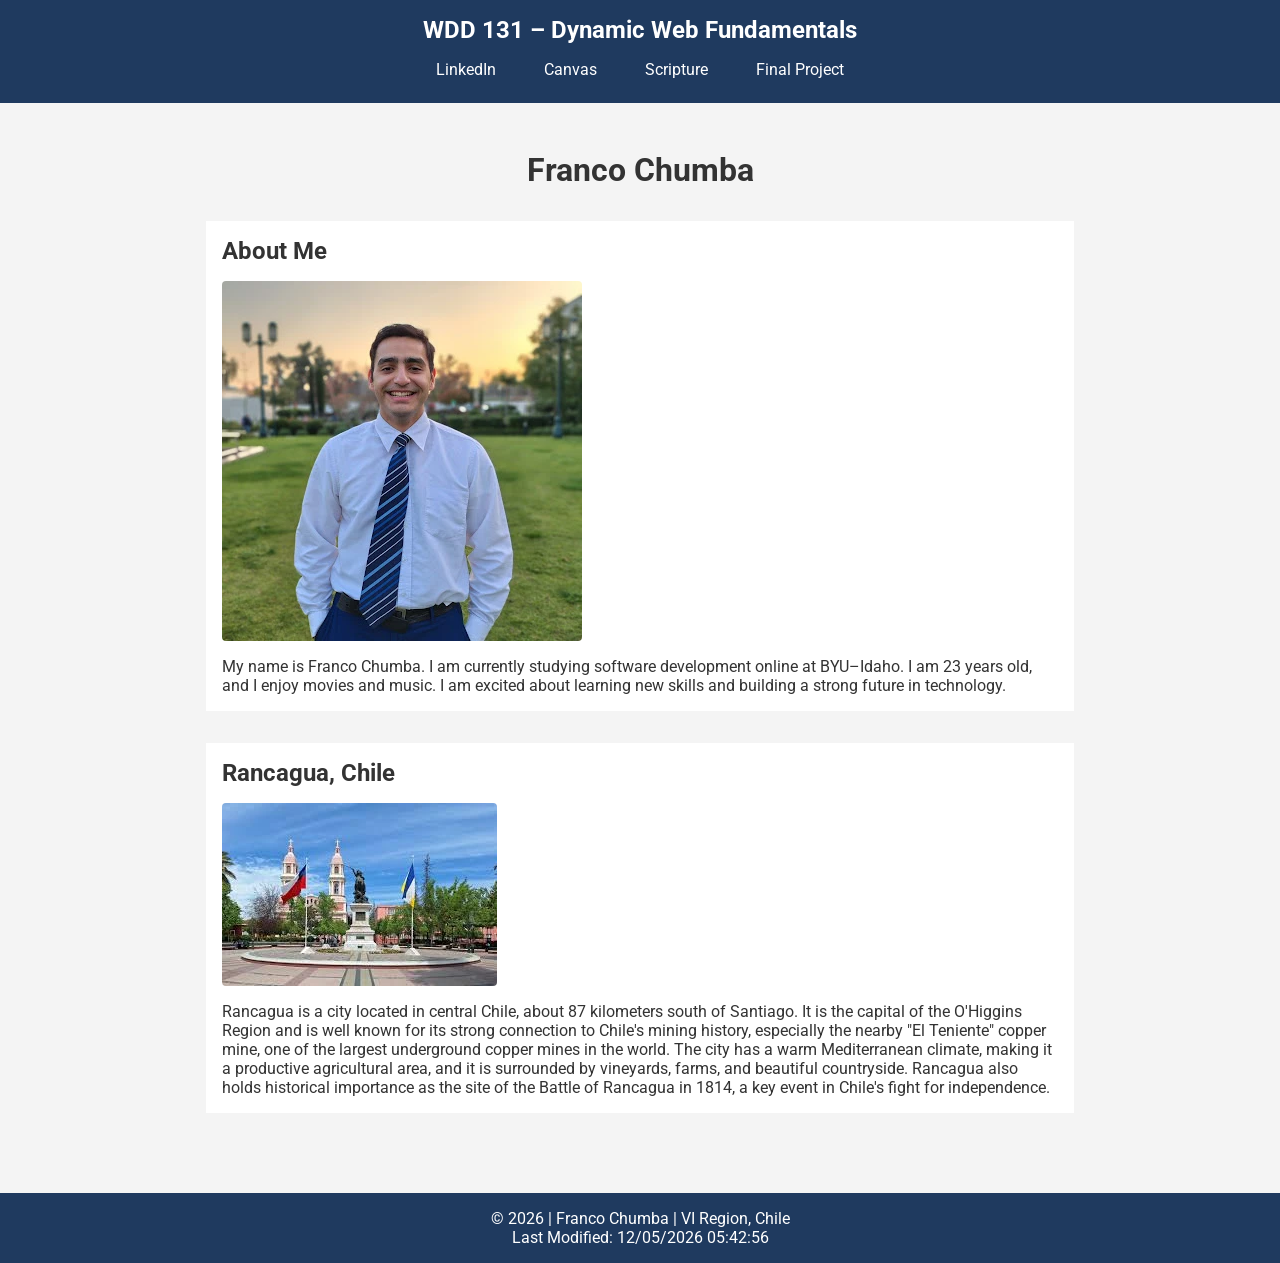
<file: index.html>
<!DOCTYPE html>
<html lang="en">
<head>
    <meta charset="UTF-8">
    <meta name="viewport" content="width=device-width, initial-scale=1.0">
    <meta name="description" content="WDD 131 – Dynamic Web Fundamentals. Franco Chumba. Course landing page demonstrating HTML, CSS, and JavaScript fundamentals.">
    <meta name="author" content="Franco Chumba">
    <title>WDD 131 – Dynamic Web Fundamentals – Franco Chumba</title>
    <link rel="preconnect" href="https://fonts.googleapis.com">
    <link rel="preconnect" href="https://fonts.gstatic.com" crossorigin>
    <link href="https://fonts.googleapis.com/css2?family=Roboto:wght@400;700&display=swap" rel="stylesheet">
    <link rel="stylesheet" href="styles/base.css">
    <script src="scripts/getdates.js" defer></script>
</head>
<body>
    <header>
        <span id="course-title">WDD 131 – Dynamic Web Fundamentals</span>
        <nav>
            <a href="https://www.linkedin.com/in/francochumba">LinkedIn</a>
            <a href="https://byupw.instructure.com/">Canvas</a>
            <a href="https://www.churchofjesuschrist.org/study/scriptures/bofm/2-ne/2?lang=eng">Scripture</a>
            <a href="#">Final Project</a>
        </nav>
    </header>
    <main>
        <h1>Franco Chumba</h1>
        <section class="card">
            <h2>About Me</h2>
            <img src="images/profile.webp" alt="Photo of me">
            <p>
                My name is Franco Chumba. I am currently studying software development online at BYU–Idaho. I am 23 years old, and I enjoy movies and music. I am excited about learning new skills and building a strong future in technology.
            </p>
        </section>
        <section class="card">
            <h2>Rancagua, Chile</h2>
            <img src="images/rancagua.webp" alt="Photo of the city Rancagua">
            <p>
                Rancagua is a city located in central Chile, about 87 kilometers south of Santiago. It is the capital of the O'Higgins Region and is well known for its strong connection to Chile's mining history, especially the nearby "El Teniente" copper mine, one of the largest underground copper mines in the world. The city has a warm Mediterranean climate, making it a productive agricultural area, and it is surrounded by vineyards, farms, and beautiful countryside. Rancagua also holds historical importance as the site of the Battle of Rancagua in 1814, a key event in Chile's fight for independence.
            </p>
        </section>
    </main>
    <footer>
        <p>
            &copy; <span id="currentyear"></span> | Franco Chumba | VI Region, Chile
        </p>
        <p id="lastModified"></p>
    </footer>
</body>
</html>
</file>
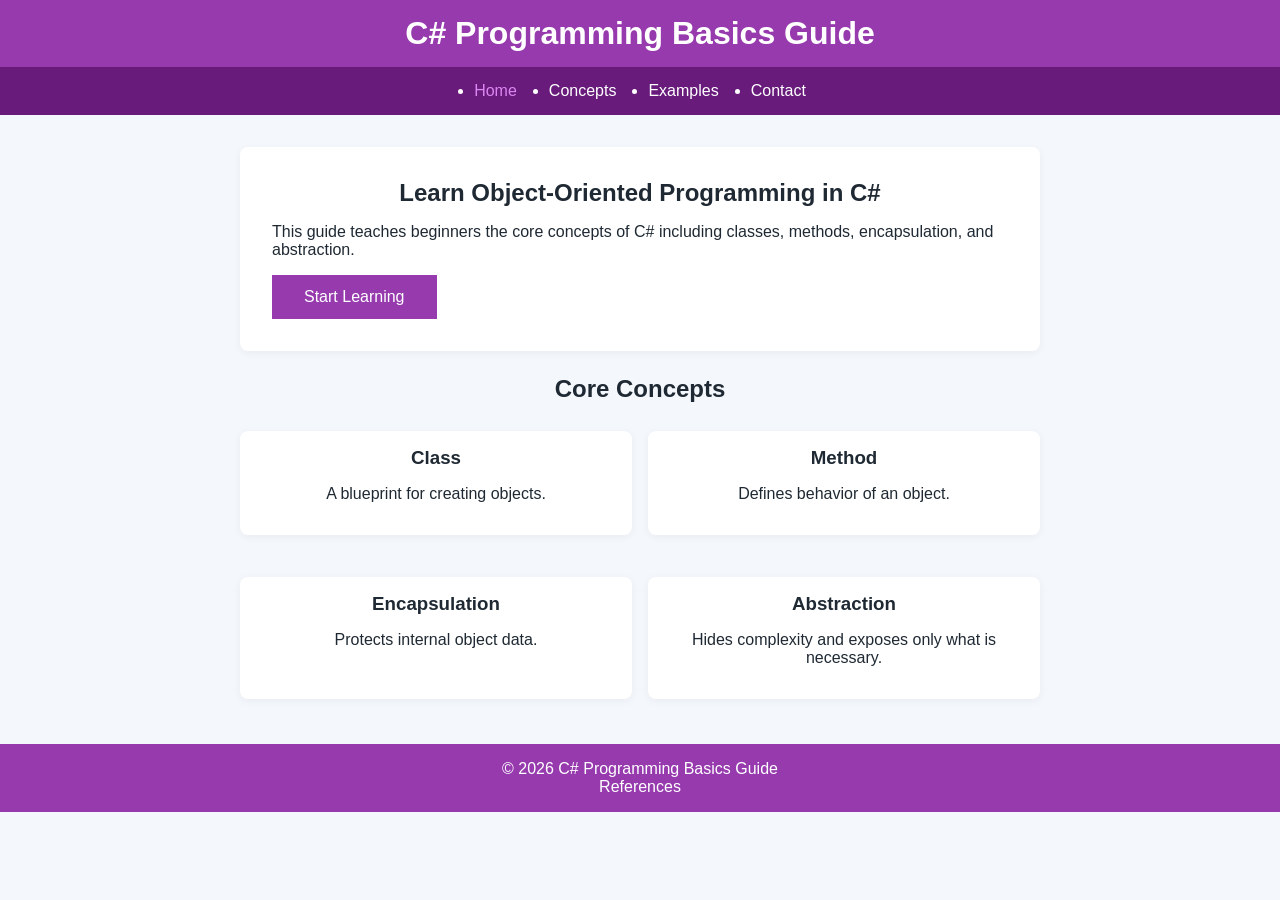
<file: project/index.html>
<!DOCTYPE html>
<html lang="en">
<head>
    <meta charset="UTF-8">
    <meta name="description" content="Learn C# programming basics including classes, methods, and encapsulation. Beginner-friendly guide.">
    <meta name="viewport" content="width=device-width, initial-scale=1.0">
    <meta name="author" content="Franco Chumba">    
    <title>C# Programming Basics Guide</title>
    <link rel="stylesheet" href="styles/main.css">
    <script src="scripts/main.js" defer></script>
</head>
<body>
    <header class="header-container">
        <h1>C# Programming Basics Guide</h1>
        <nav>
            <ul>
                <li><a href="index.html" class="active">Home</a></li>
                <li><a href="concepts.html">Concepts</a></li>
                <li><a href="examples.html">Examples</a></li>
                <li><a href="contact.html">Contact</a></li>
            </ul>
        </nav>
    </header>
    <main>
        <section class="hero-section">
    <h2>Learn Object-Oriented Programming in C#</h2>
    <p>
        This guide teaches beginners the core concepts of C# including classes,
        methods, encapsulation, and abstraction.
    </p>
    <div class="button-container">
        <button id="startBtn">Start Learning</button>

    </div>
</section>
        <section class="core-concepts">
            <h2>Core Concepts</h2>
            <div class="card-container">

                <article class="card">
                    <h3>Classes</h3>
                    <p>Classes define objects and their behavior.</p>
                </article>

                <article class="card">
                    <h3>Methods</h3>
                    <p>Methods define actions objects can perform.</p>
                </article>

                <article class="card">
                    <h3>Abstraction</h3>
                    <p>Abstraction hides details and shows only what is necessary for using an object.</p>
                </article>

                <article class="card">
                    <h3>Encapsulation</h3>
                    <p>Encapsulation protects object data.</p>
                </article>

            </div>
        </section>
    </main>
    <footer>
        <p>© <span id="year"></span> C# Programming Basics Guide</p>
        <a href="references.html">References</a>
    </footer>
</body>
</html>
</file>
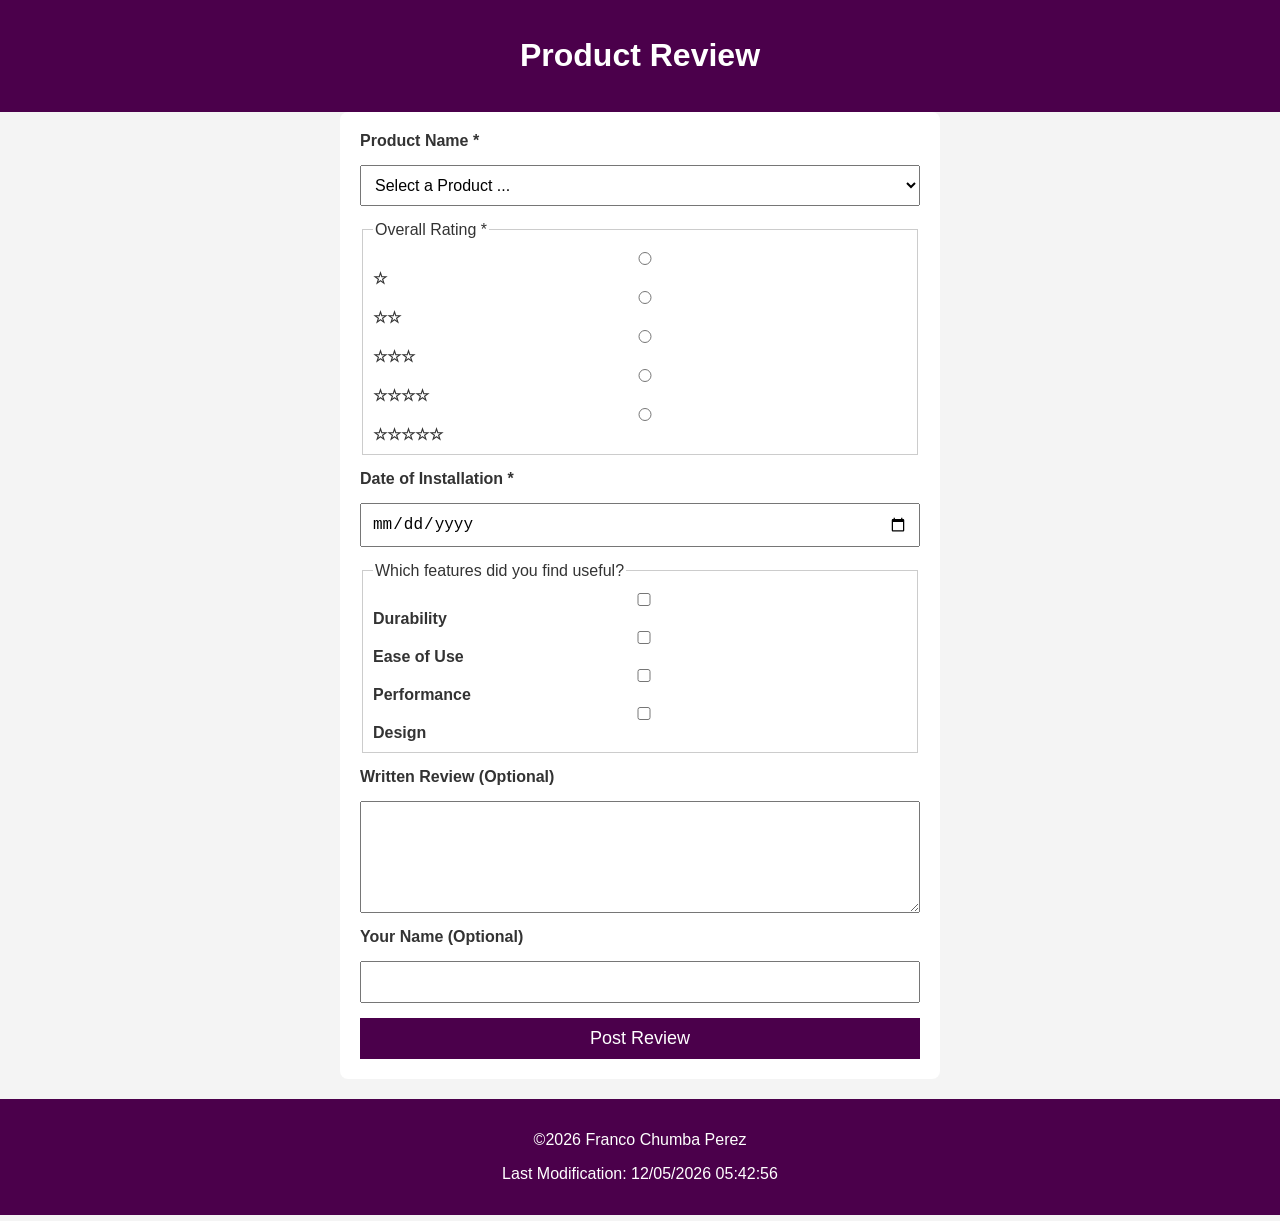
<file: form.html>
<!DOCTYPE html>
<html lang="en">
<head>
    <meta name="description" content="Submit a product review form including rating, installation date, useful features, and written feedback.">
    <meta name="author" content="Franco Chumba Perez">
    <meta charset="UTF-8">
    <meta name="viewport" content="width=device-width, initial-scale=1.0">
    <meta name="robots" content="index, follow">

    <title>Product Review Form</title>

    <link rel="stylesheet" href="styles/form.css">

    <script src="scripts/form.js" defer></script>

</head>

<body>

    <header>
        <h1>Product Review</h1>
    </header>

    <main>

        <form method="get" action="review.html">

            <label for="product">
            Product Name *
            </label>

            <select id="product" name="product" required>

                <option value="" disabled selected>
                Select a Product ...
                </option>

            </select>

            <fieldset>

                <legend>Overall Rating *</legend>

                <input type="radio" id="rating1" name="rating" value="1" required>
                <label for="rating1">☆</label>

                <input type="radio" id="rating2" name="rating" value="2" required>
                <label for="rating2">☆☆</label>

                <input type="radio" id="rating3" name="rating" value="3" required>
                <label for="rating3">☆☆☆</label>

                <input type="radio" id="rating4" name="rating" value="4" required>
                <label for="rating4">☆☆☆☆</label>

                <input type="radio" id="rating5" name="rating" value="5" required>
                <label for="rating5">☆☆☆☆☆</label>

            </fieldset>


            <label for="installDate">
            Date of Installation *
            </label>

            <input type="date"
            id="installDate"
            name="installDate"
            required>

            <fieldset>

                <legend>
                Which features did you find useful?
                </legend>

                <input type="checkbox"
                id="durability"
                name="features"
                value="durability">
                <label for="durability">Durability</label>


                <input type="checkbox"
                id="ease"
                name="features"
                value="ease">
                <label for="ease">Ease of Use</label>


                <input type="checkbox"
                id="performance"
                name="features"
                value="performance">
                <label for="performance">Performance</label>


                <input type="checkbox"
                id="design"
                name="features"
                value="design">
                <label for="design">Design</label>

            </fieldset>

            <label for="reviewText">
            Written Review (Optional)
            </label>

            <textarea
            id="reviewText"
            name="reviewText"
            rows="5">
            </textarea>

            <label for="username">
            Your Name (Optional)
            </label>

            <input type="text"
            id="username"
            name="username">

            <input type="submit"
            value="Post Review">


        </form>

    </main>


    <footer>

        <p>
        ©2026 Franco Chumba Perez
        </p>

        <p id="lastModified"></p>

    </footer>

</body>
</html>
</file>
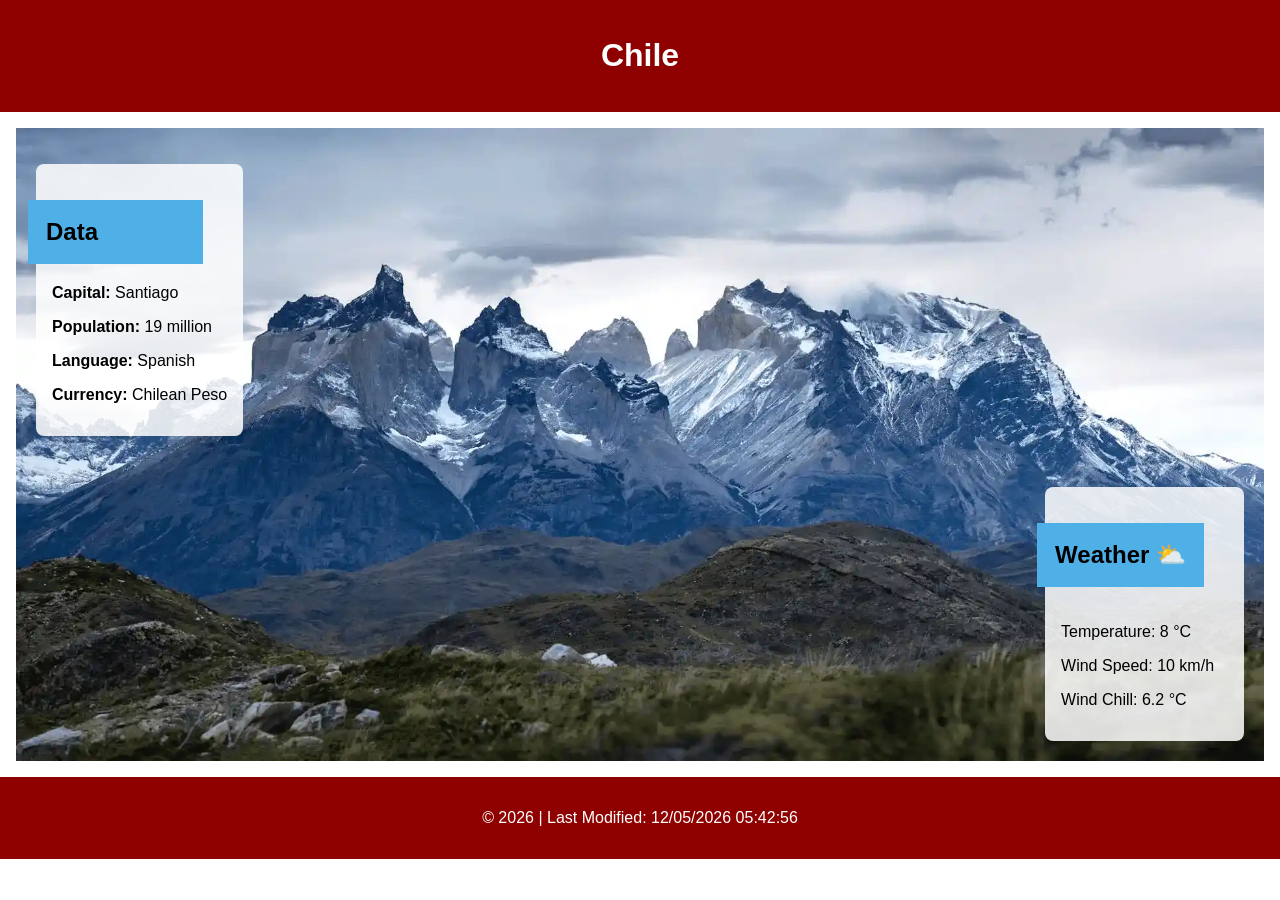
<file: place.html>
<!DOCTYPE html>
<html lang="en">
<head>
    <meta charset="UTF-8">
    <meta name="viewport" content="width=device-width, initial-scale=1.0">
    <meta name="description" content="a website dedicated to showcase a country's landscape, weather and other information, both windowed and as a mobile version.">
    <meta name="author" content="Franco Chumba">
    <title>Chile</title>
    <link rel="stylesheet" href="styles/place.css">
    <script src="scripts/place.js" defer></script>
</head>
<body>
<header>
    <h1>Chile</h1>
</header>
<main>
    <section class="hero">
        <picture>
            <source srcset="images/paine_large.webp" media="(min-width: 900px)">
            <source srcset="images/paine_medium.webp" media="(min-width: 500px)">
            <img src="images/paine_small.webp" alt="Landscape of Torres del Paine, Chile">
        </picture>

        <section class="data">
            <h2 class="data-title">Data</h2>
            <p><strong>Capital:</strong> Santiago</p>
            <p><strong>Population:</strong> 19 million</p>
            <p><strong>Language:</strong> Spanish</p>
            <p><strong>Currency:</strong> Chilean Peso</p>
        </section>

        <section class="weather">
            <h2 class="weather-title">Weather</h2>
            <img src="images/weather_icon.svg" alt="Weather icon" class="weather-icon">
            <p>Temperature: <span id="temp">8</span> °C</p>
            <p>Wind Speed: <span id="speed">10</span> km/h</p>
            <p>Wind Chill: <span id="windchill"></span></p>
        </section>
    </section>
</main>
<footer>
    <p>© <span id="year"></span> | Last Modified: <span id="modified"></span></p>
</footer>
</body>
</html>
</file>
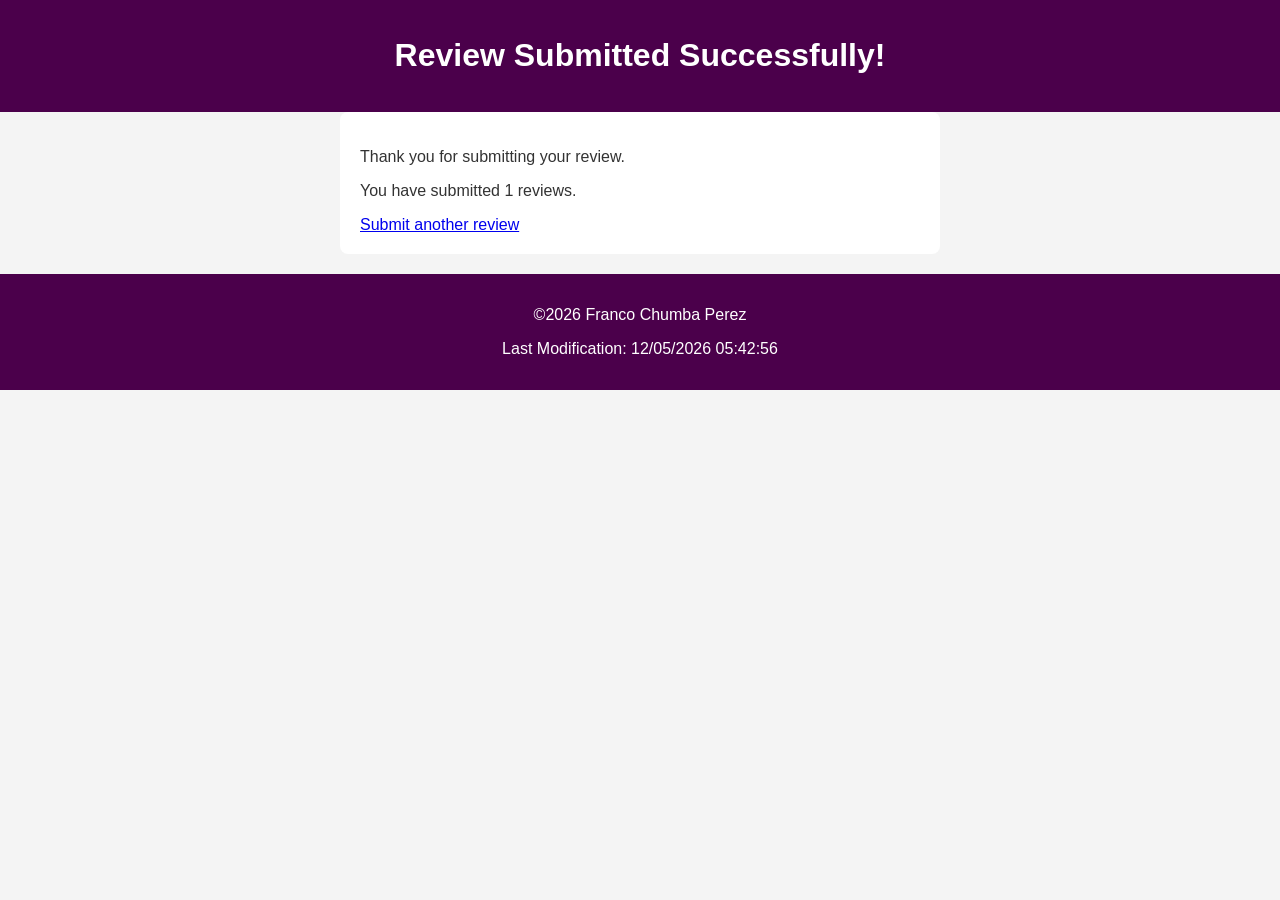
<file: review.html>
<!DOCTYPE html>
<html lang="en">
<head>

<meta charset="UTF-8">
<meta name="viewport" content="width=device-width, initial-scale=1.0">

<title>Review Submitted</title>

<link rel="stylesheet" href="styles/form.css">

<script src="scripts/review.js" defer></script>

</head>

<body>

<header>
<h1>Review Submitted Successfully!</h1>
</header>

<main>

<p>
Thank you for submitting your review.
</p>

<p id="reviewCount"></p>

<a href="form.html">
Submit another review
</a>

</main>


<footer>

<p>
©2026 Franco Chumba Perez
</p>

<p id="lastModified"></p>

</footer>

</body>
</html>
</file>
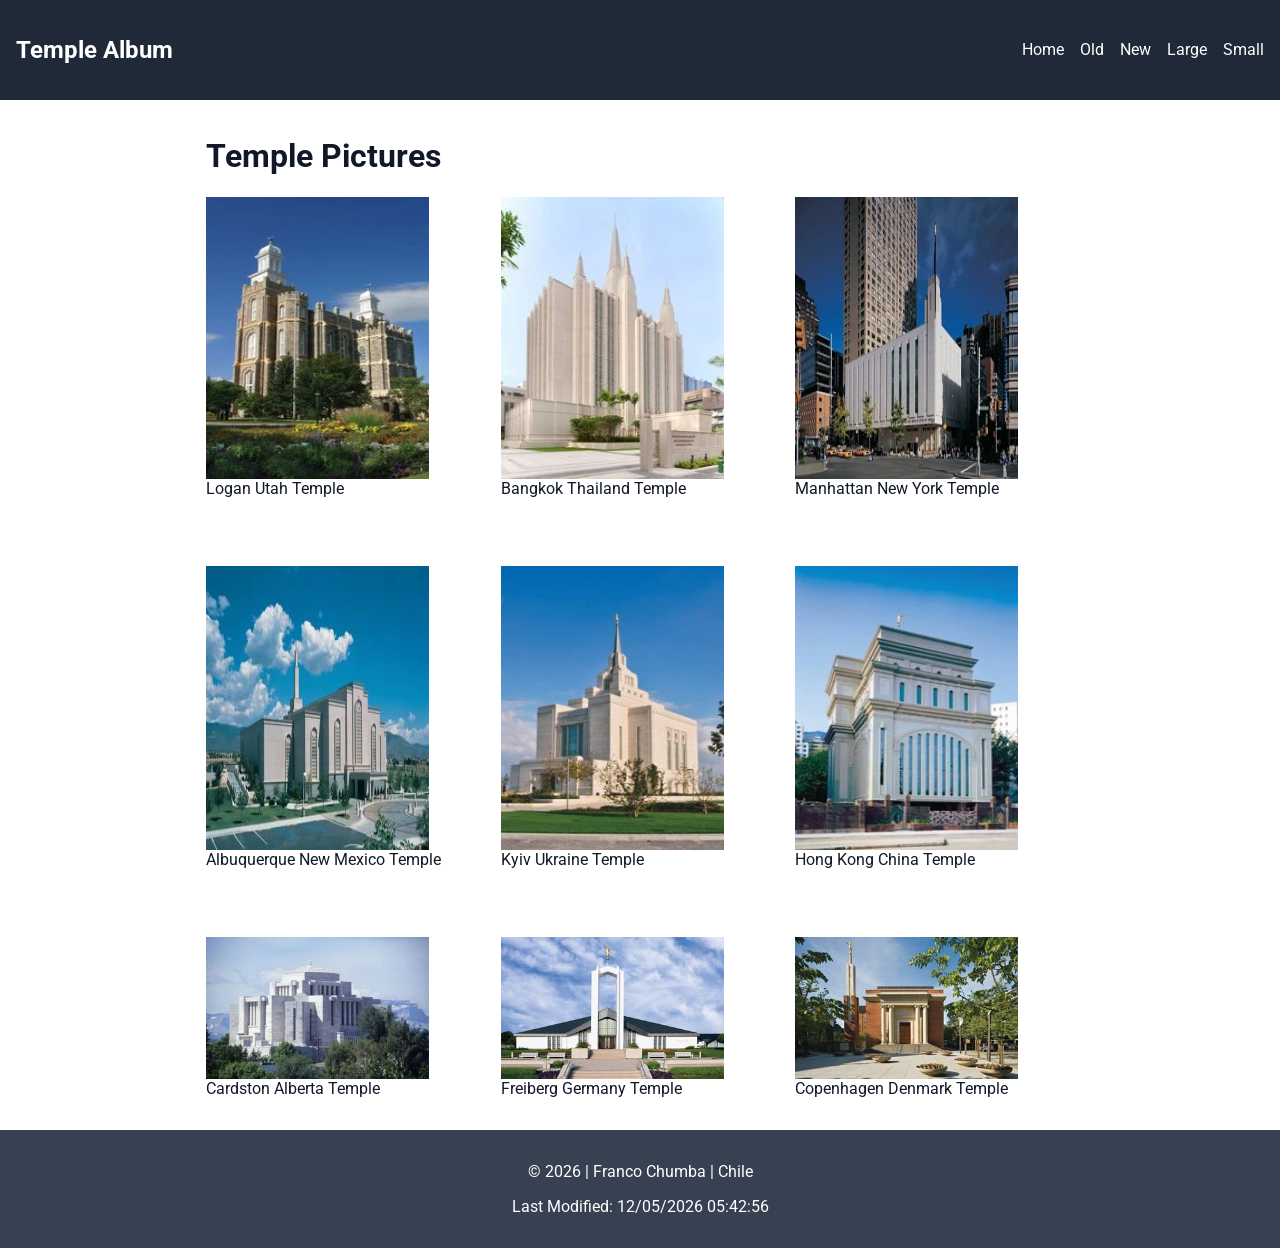
<file: temples.html>
<!DOCTYPE html>
<html lang="en">
<head>
  <meta charset="UTF-8">
  <meta name="viewport" content="width=device-width, initial-scale=1.0">
  <meta name="description" content="a responsive temple album page designed to show temples, their name, location and more, using JavaScript, CSS and HTML.">
  <meta name="author" content="Franco Chumba">
  <title>Temple Album</title>

  <link rel="preconnect" href="https://fonts.googleapis.com">
  <link rel="preconnect" href="https://fonts.gstatic.com" crossorigin>
  <link href="https://fonts.googleapis.com/css2?family=Roboto&display=swap" rel="stylesheet">

  <link rel="stylesheet" href="styles/temples.css">
  <link rel="stylesheet" href="styles/temples-large.css">

  <script src="scripts/temples.js" defer></script>
</head>
<body>
<header>
  <h2>Temple Album</h2>
  <button id="menuBtn" aria-label="Menu">☰</button>
  <nav id="navMenu">
    <a href="#">Home</a>
    <a href="#">Old</a>
    <a href="#">New</a>
    <a href="#">Large</a>
    <a href="#">Small</a>
  </nav>
</header>
<main>
  <h1>Temple Pictures</h1>
  <section class="gallery">
    <figure>
      <img src="images/logan_utah.webp" alt="Logan Utah Temple">
      <figcaption>Logan Utah Temple</figcaption>
    </figure>
    <figure>
      <img src="images/bangkok_thailand.webp" alt="Bangkok Thailand Temple">
      <figcaption>Bangkok Thailand Temple</figcaption>
    </figure>
    <figure>
      <img src="images/manhattan_new_york.webp" alt="Manhattan New York Temple">
      <figcaption>Manhattan New York Temple</figcaption>
    </figure>
    <figure>
      <img src="images/albuquerque.webp" alt="Albuquerque New Mexico Temple">
      <figcaption>Albuquerque New Mexico Temple</figcaption>
    </figure>
    <figure>
      <img src="images/kyiv_ukraine.webp" alt="Kyiv Ukraine Temple">
      <figcaption>Kyiv Ukraine Temple</figcaption>
    </figure>
    <figure>
      <img src="images/hong_kong_china.webp" alt="Hong Kong China Temple">
      <figcaption>Hong Kong China Temple</figcaption>
    </figure>
    <figure>
      <img src="images/cardston_alberta.webp" alt="Cardston Alberta Temple">
      <figcaption>Cardston Alberta Temple</figcaption>
    </figure>
    <figure>
      <img src="images/freiberg_germany.webp" alt="Freiberg Germany Temple">
      <figcaption>Freiberg Germany Temple</figcaption>
    </figure>
    <figure>
      <img src="images/copenhagen_denmark.webp" alt="Copenhagen Denmark Temple">
      <figcaption>Copenhagen Denmark Temple</figcaption>
    </figure>
  </section>
</main>
<footer>
  <p>&copy; <span id="year"></span> | Franco Chumba | Chile</p>
  <p>Last Modified: <span id="lastModified"></span></p>
</footer>
</body>
</html>
</file>
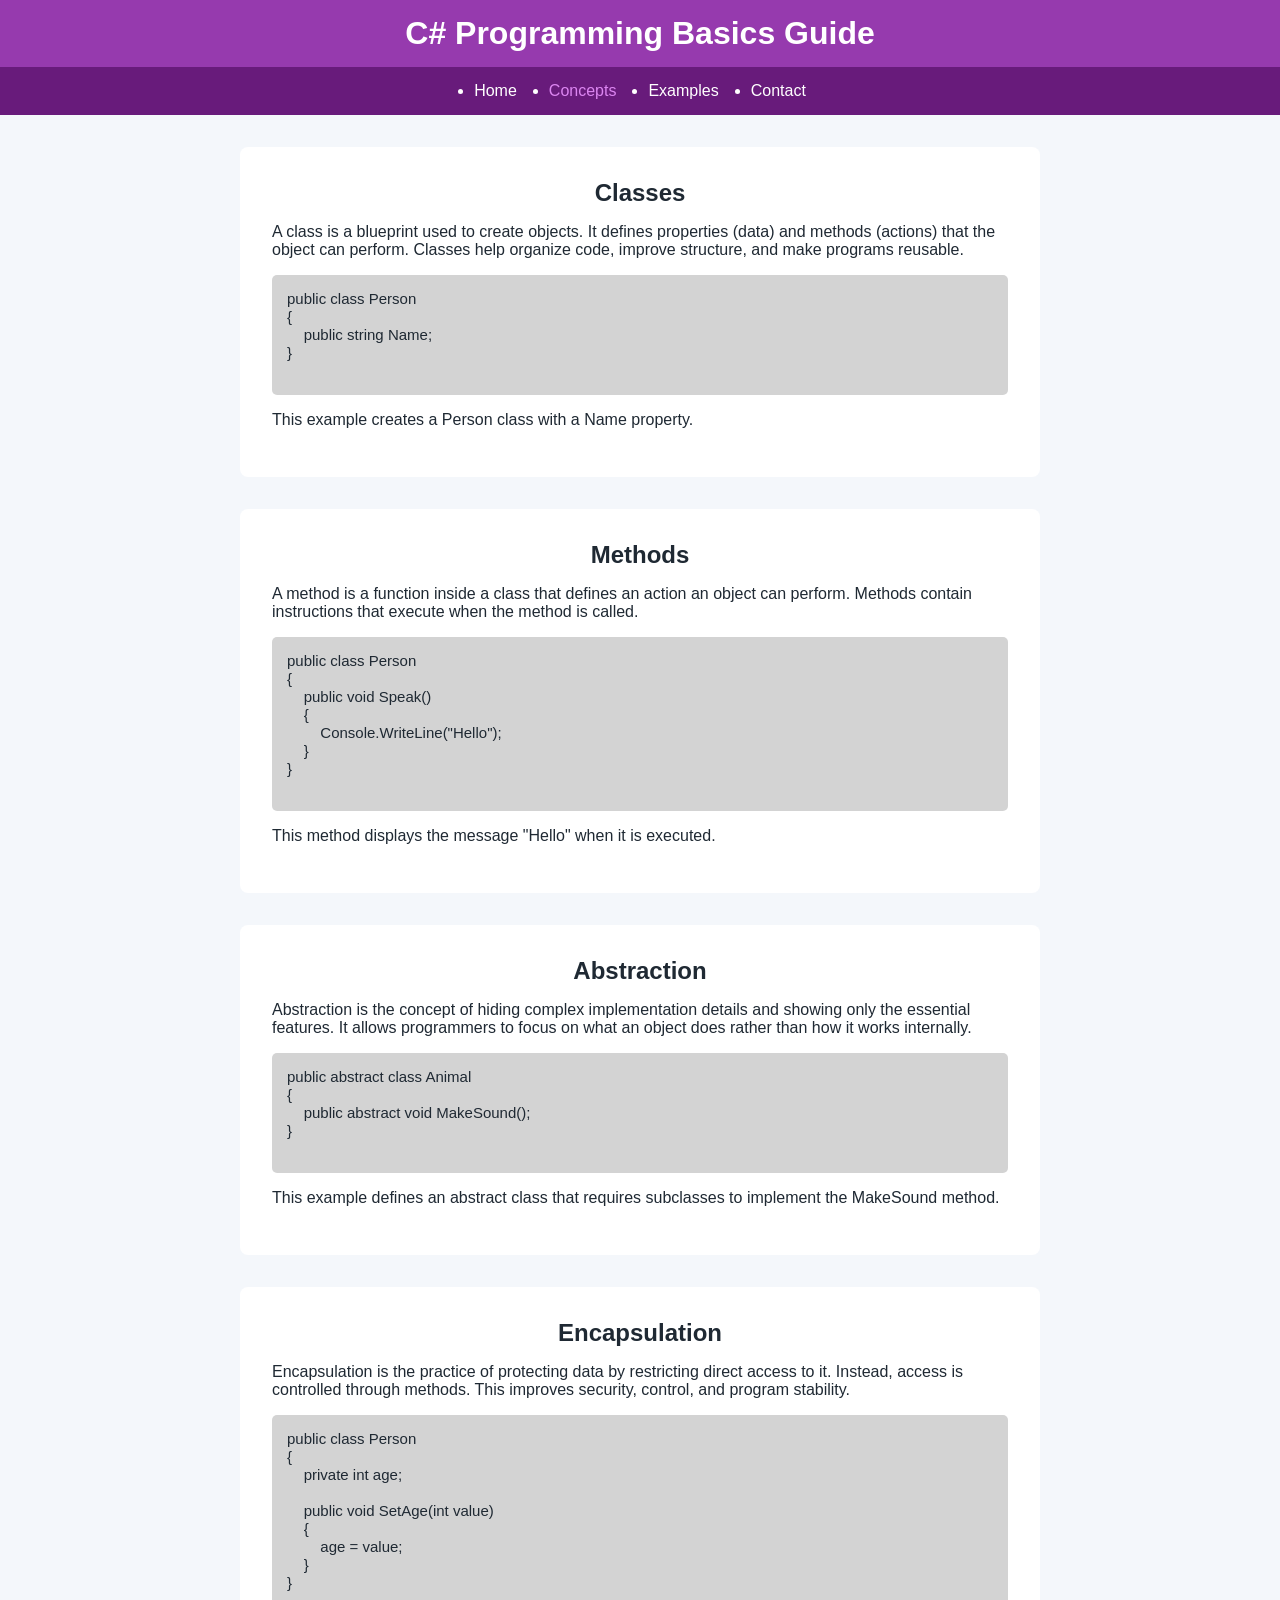
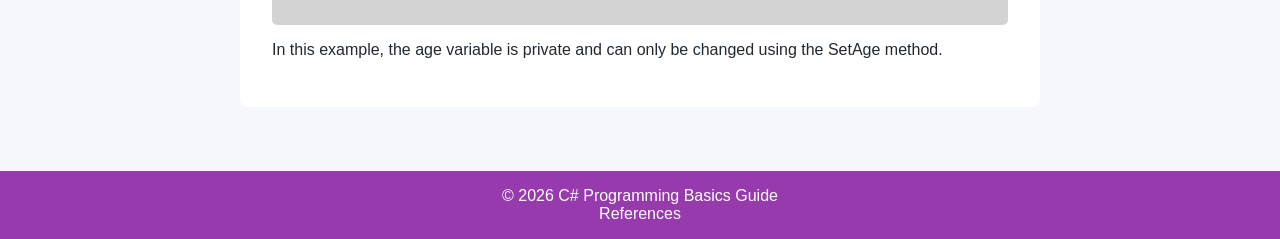
<file: project/concepts.html>
<!DOCTYPE html>
<html lang="en">
<head>
    <meta charset="UTF-8">
    <meta name="description" content="Learn C# concepts including classes, methods, encapsulation, and abstraction.">
    <meta name="viewport" content="width=device-width, initial-scale=1.0">
    <meta name="author" content="Franco Chumba">
    <title>C# Concepts - C# Programming Basics Guide</title>
    <link rel="stylesheet" href="styles/main.css">
    <script src="scripts/main.js" defer></script>
</head>
<body>
    <header>
        <h1>C# Programming Basics Guide</h1>
        <nav>
            <ul>
                <li><a href="index.html">Home</a></li>
                <li><a href="concepts.html" class="active">Concepts</a></li>
                <li><a href="examples.html">Examples</a></li>
                <li><a href="contact.html">Contact</a></li>
            </ul>
        </nav>
    </header>
    <main>
        <section class="concept">
            <h2>Classes</h2>
            <p>
                A class is a blueprint used to create objects. It defines properties (data)
                and methods (actions) that the object can perform. Classes help organize code,
                improve structure, and make programs reusable.
            </p>
            <pre><code class="language-csharp">public class Person
{
    public string Name;
}
            </code></pre>
            <p>
                This example creates a Person class with a Name property.
            </p>
        </section>

        <section class="concept">
            <h2>Methods</h2>
            <p>
                A method is a function inside a class that defines an action an object can perform.
                Methods contain instructions that execute when the method is called.
            </p>
            <pre><code class="language-csharp">public class Person
{
    public void Speak()
    {
        Console.WriteLine("Hello");
    }
}
            </code></pre>
            <p>
                This method displays the message "Hello" when it is executed.
            </p>
        </section>
        <section class="concept">
            <h2>Abstraction</h2>
            <p>
                Abstraction is the concept of hiding complex implementation details and showing
                only the essential features. It allows programmers to focus on what an object does
                rather than how it works internally.
            </p>
            <pre><code class="language-csharp">public abstract class Animal
{
    public abstract void MakeSound();
}
            </code></pre>
            <p>
                This example defines an abstract class that requires subclasses to implement the MakeSound method.
            </p>
        </section>

        <section class="concept">
            <h2>Encapsulation</h2>
            <p>
                Encapsulation is the practice of protecting data by restricting direct access
                to it. Instead, access is controlled through methods. This improves security,
                control, and program stability.
            </p>
            <pre><code class="language-csharp">public class Person
{
    private int age;

    public void SetAge(int value)
    {
        age = value;
    }
}
            </code></pre>
            <p>
                In this example, the age variable is private and can only be changed using the SetAge method.
            </p>
        </section>
    </main>
    <footer>
        <p>© <span id="year"></span> C# Programming Basics Guide</p>
        <a href="references.html">References</a>
    </footer>
</body>
</html>
</file>
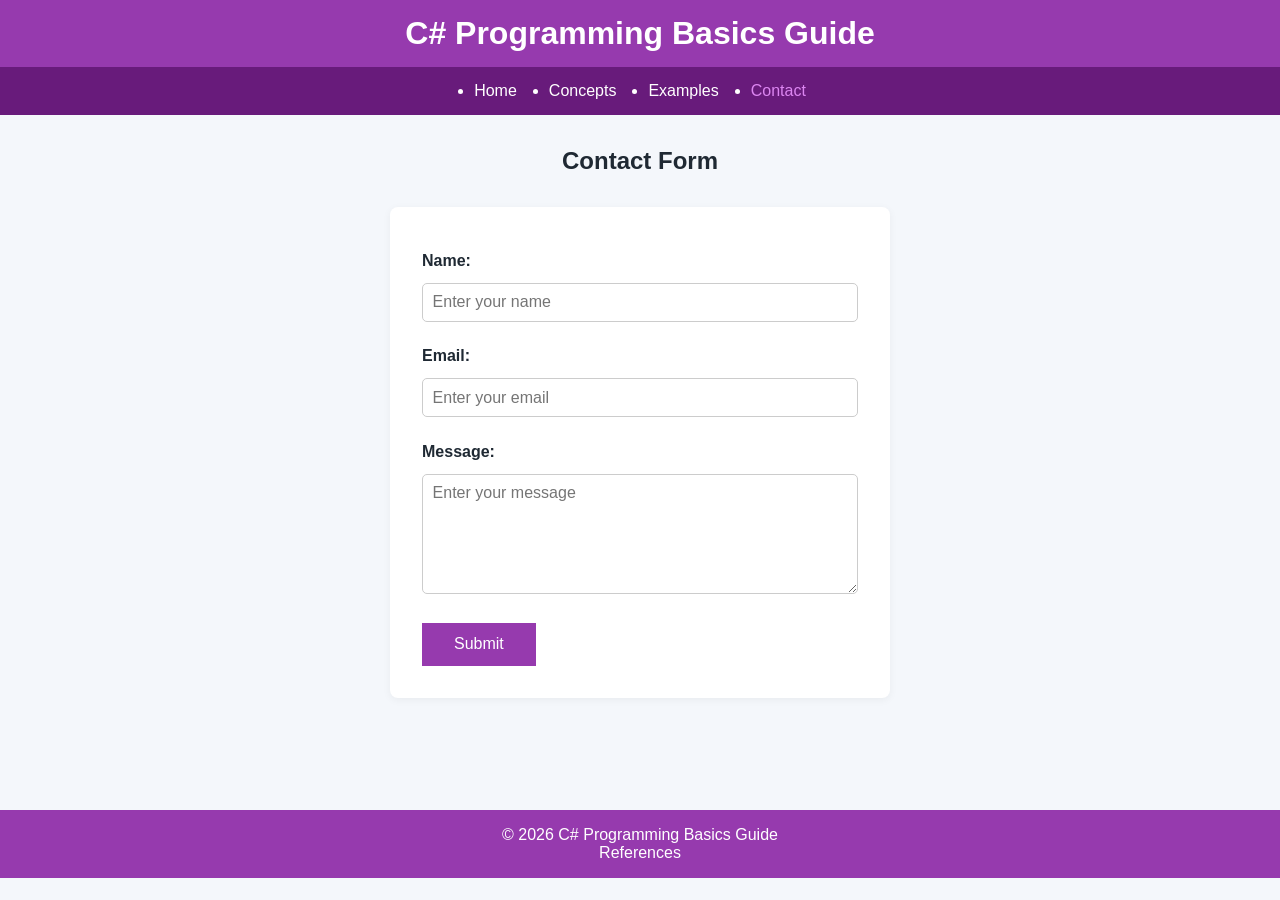
<file: project/contact.html>
<!DOCTYPE html>
<html lang="en">
<head>
    <meta charset="UTF-8">
    <meta name="description" content="Contact form for C# Programming Basics Guide.">
    <meta name="viewport" content="width=device-width, initial-scale=1.0">
    <meta name="author" content="Franco Chumba">
    <title>Contact - C# Programming Basics Guide</title>
    <link rel="stylesheet" href="styles/main.css">
    <script src="scripts/main.js" defer></script>
</head>
<body>
    <header>
        <h1>C# Programming Basics Guide</h1>
        <nav>
            <ul>
                <li><a href="index.html">Home</a></li>
                <li><a href="concepts.html">Concepts</a></li>
                <li><a href="examples.html">Examples</a></li>
                <li><a href="contact.html" class="active">Contact</a></li>
            </ul>
        </nav>
    </header>
    <main>
        <section class="contact">
            <h2>Contact Form</h2>
            <form id="contactForm">

                <label for="name">Name:</label>
                <input type="text"
                       id="name"
                       name="name"
                       placeholder="Enter your name"
                       autocomplete="name"

                       required>

                <label for="email">Email:</label>
                <input type="email"
                       id="email"
                       name="email"
                       placeholder="Enter your email"
                       autocomplete="email"
                       required>

                <label for="message">Message:</label>
                <textarea id="message"
                        name="message"
                        placeholder="Enter your message"
                        required></textarea>

                <button type="submit">Submit</button>
            </form>
            <div id="formResponse" aria-live="polite"></div>
        </section>
    </main>
    <footer>
        <p>© <span id="year"></span> C# Programming Basics Guide</p>
        <a href="references.html">References</a>
    </footer>
</body>
</html>
</file>
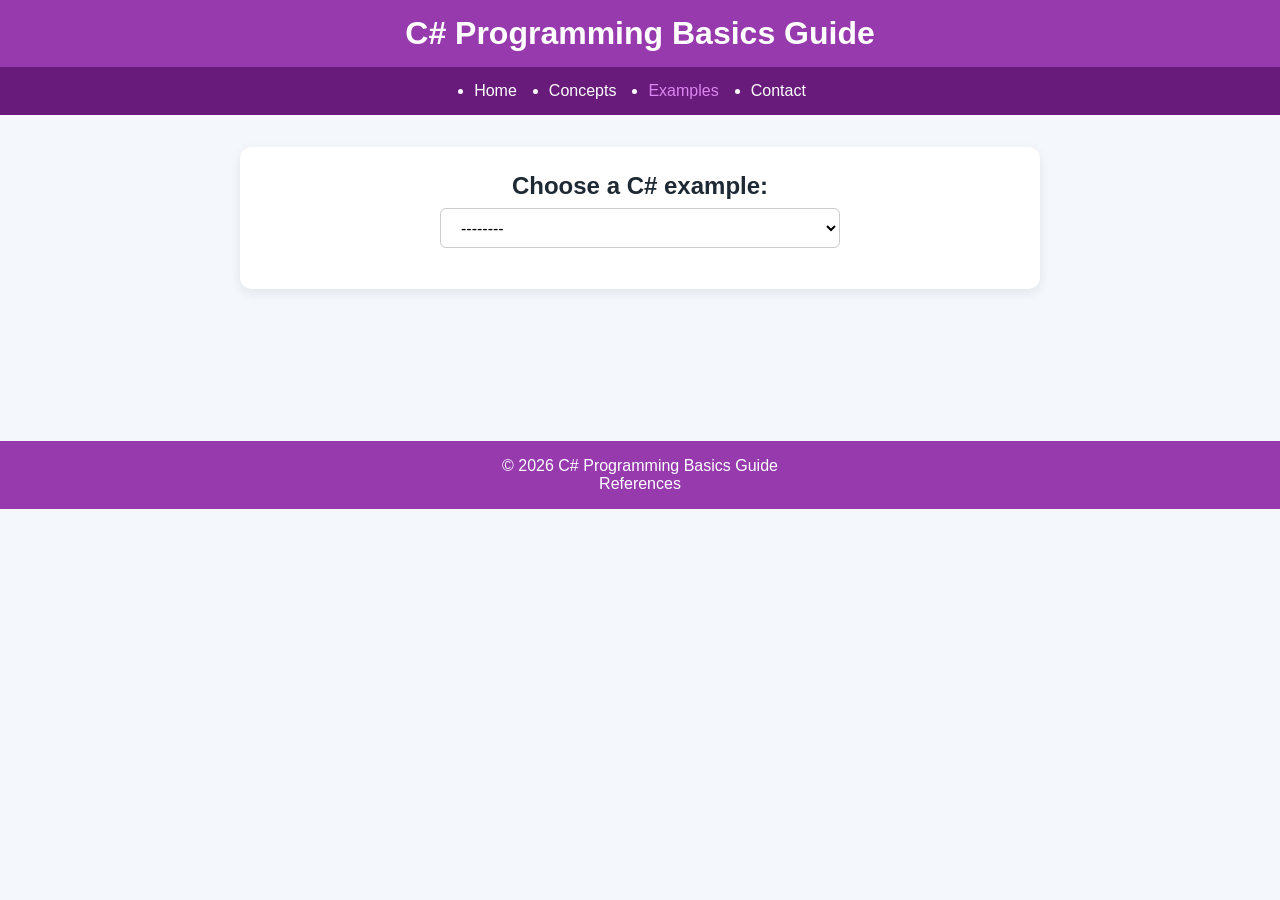
<file: project/examples.html>
<!DOCTYPE html>
<html lang="en">
<head>
    <meta charset="UTF-8">
    <meta name="description" content="Interactive C# examples for beginners.">
    <meta name="viewport" content="width=device-width, initial-scale=1.0">
    <meta name="author" content="Franco Chumba">
    <title>C# Examples - C# Programming Basics Guide</title>

    <link rel="stylesheet" href="styles/main.css">
    <script src="scripts/main.js" defer></script>
</head>

<body>

<header>
    <h1>C# Programming Basics Guide</h1>
    <nav>
        <ul>
            <li><a href="index.html">Home</a></li>
            <li><a href="concepts.html">Concepts</a></li>
            <li><a href="examples.html" class="active">Examples</a></li>
            <li><a href="contact.html">Contact</a></li>
        </ul>
    </nav>
</header>

<main>

    <section class="example">
    <label for="exampleSelector">Choose a C# example:</label>
    <select id="exampleSelector">
        <option value="">--------</option>
        <option value="class">Class Example</option>
        <option value="method">Method Example</option>
        <option value="abstraction">Abstraction Example</option>
        <option value="encapsulation">Encapsulation Example</option>
    </select>
    </section>

    <section class="examples-section">
        <div class="example-card" id="example-class">
            <h3>Class Example</h3>
            <p>This code defines a class named Person with a property called Name. In the Main method, a new Person object is created, its Name is assigned the value "Alice", and the program prints the name to the console.</p>
            <figure>
                <img src="images/class-code.webp" alt="Class code example" loading="lazy">
                <figcaption>Class definition in Visual Studio</figcaption>
            </figure>
            <figure>
                <img src="images/class-output.webp" alt="Class output example" loading="lazy">
                <figcaption>Program output</figcaption>
            </figure>
        </div>

        <div class="example-card" id="example-method">
            <h3>Method Example</h3>
            <p>This code defines a class Person with a method called Speak. The method prints "Hello!" to the console when called.</p>
            <figure>
                <img src="images/method-code.webp" alt="Method code example" loading="lazy">
                <figcaption>Method implementation</figcaption>
            </figure>
            <figure>
                <img src="images/method-output.webp" alt="Method output example" loading="lazy">
                <figcaption>Program output</figcaption>
            </figure>
        </div>

        <div class="example-card" id="example-abstraction">
            <h3>Abstraction Example</h3>
            <p>This code defines an abstract class Animal with an abstract method MakeSound. A derived class Dog implements this method and prints "Bark".</p>
            <figure>
                <img src="images/abstraction-code.webp" alt="Abstraction code example" loading="lazy">
                <figcaption>Abstract class implementation</figcaption>
            </figure>
            <figure>
                <img src="images/abstraction-output.webp" alt="Abstraction output example" loading="lazy">
                <figcaption>Program output</figcaption>
            </figure>
        </div>

        <div class="example-card" id="example-encapsulation">
            <h3>Encapsulation Example</h3>
            <p>This code defines a private variable age inside the Person class and provides public methods SetAge and GetAge to modify and retrieve its value.</p>
            <figure>
                <img src="images/encapsulation-code.webp" alt="Encapsulation code example" loading="lazy">
                <figcaption>Encapsulation implementation</figcaption>
            </figure>
            <figure>
                <img src="images/encapsulation-output.webp" alt="Encapsulation output example" loading="lazy">
                <figcaption>Program output</figcaption>
            </figure>
        </div>
    </section>

</main>


<footer>

    <p>© <span id="year"></span> C# Programming Basics Guide</p>

    <a href="references.html">References</a>

</footer>


</body>
</html>
</file>
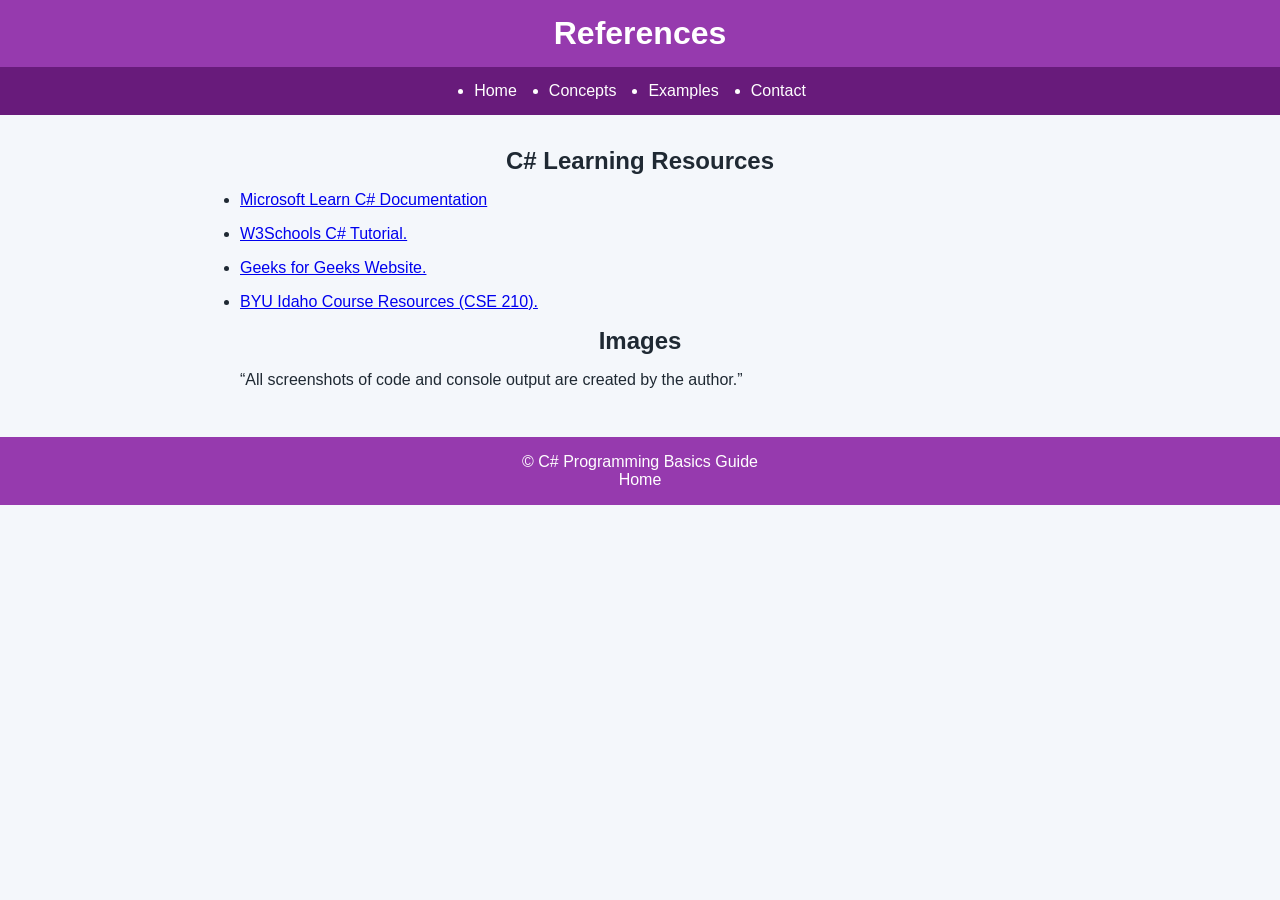
<file: project/references.html>
<!DOCTYPE html>
<html lang="en">
<head>
    <meta charset="UTF-8">
    <meta name="description" content="References used in the C# Programming Basics Guide website.">
    <meta name="viewport" content="width=device-width, initial-scale=1.0">
    <meta name="author" content="Franco Chumba">    
    <title>References - C# Programming Basics Guide</title>
    <link rel="stylesheet" href="styles/main.css">
</head>
<body>
    <header>
        <h1>References</h1>
        <nav>
            <ul>
                <li><a href="index.html">Home</a></li>
                <li><a href="concepts.html">Concepts</a></li>
                <li><a href="examples.html">Examples</a></li>
                <li><a href="contact.html">Contact</a></li>
            </ul>
        </nav>
    </header>
    <main>
        <section class="references">
            <h2>C# Learning Resources</h2>
            <ul class="reference-list">
                <li> 
                    <a href="https://learn.microsoft.com/en-us/dotnet/csharp/" target="_blank" rel="noopener">Microsoft Learn C# Documentation</a>
                </li>
                <li>
                    <a href="https://www.w3schools.com/cs/" target="_blank" rel="noopener">W3Schools C# Tutorial.</a>
                </li>
                <li>
                    <a href="https://www.geeksforgeeks.org/" target="_blank" rel="noopener">Geeks for Geeks Website.</a>
                </li>
                <li>
                    <a href="https://byui-cse.github.io/cse210-ww-course/index.html" target="_blank" rel="noopener">BYU Idaho Course Resources (CSE 210).</a>
                </li>
            </ul>
        </section>
        <section>
            <h2>Images</h2>
            <p>
                “All screenshots of code and console output are created by the author.”
            </p>
        </section>
    </main>
    <footer>
        <p>© <span id="year"></span> C# Programming Basics Guide</p>
        <a href="index.html">Home</a>
    </footer>
</body>
</html>
</file>
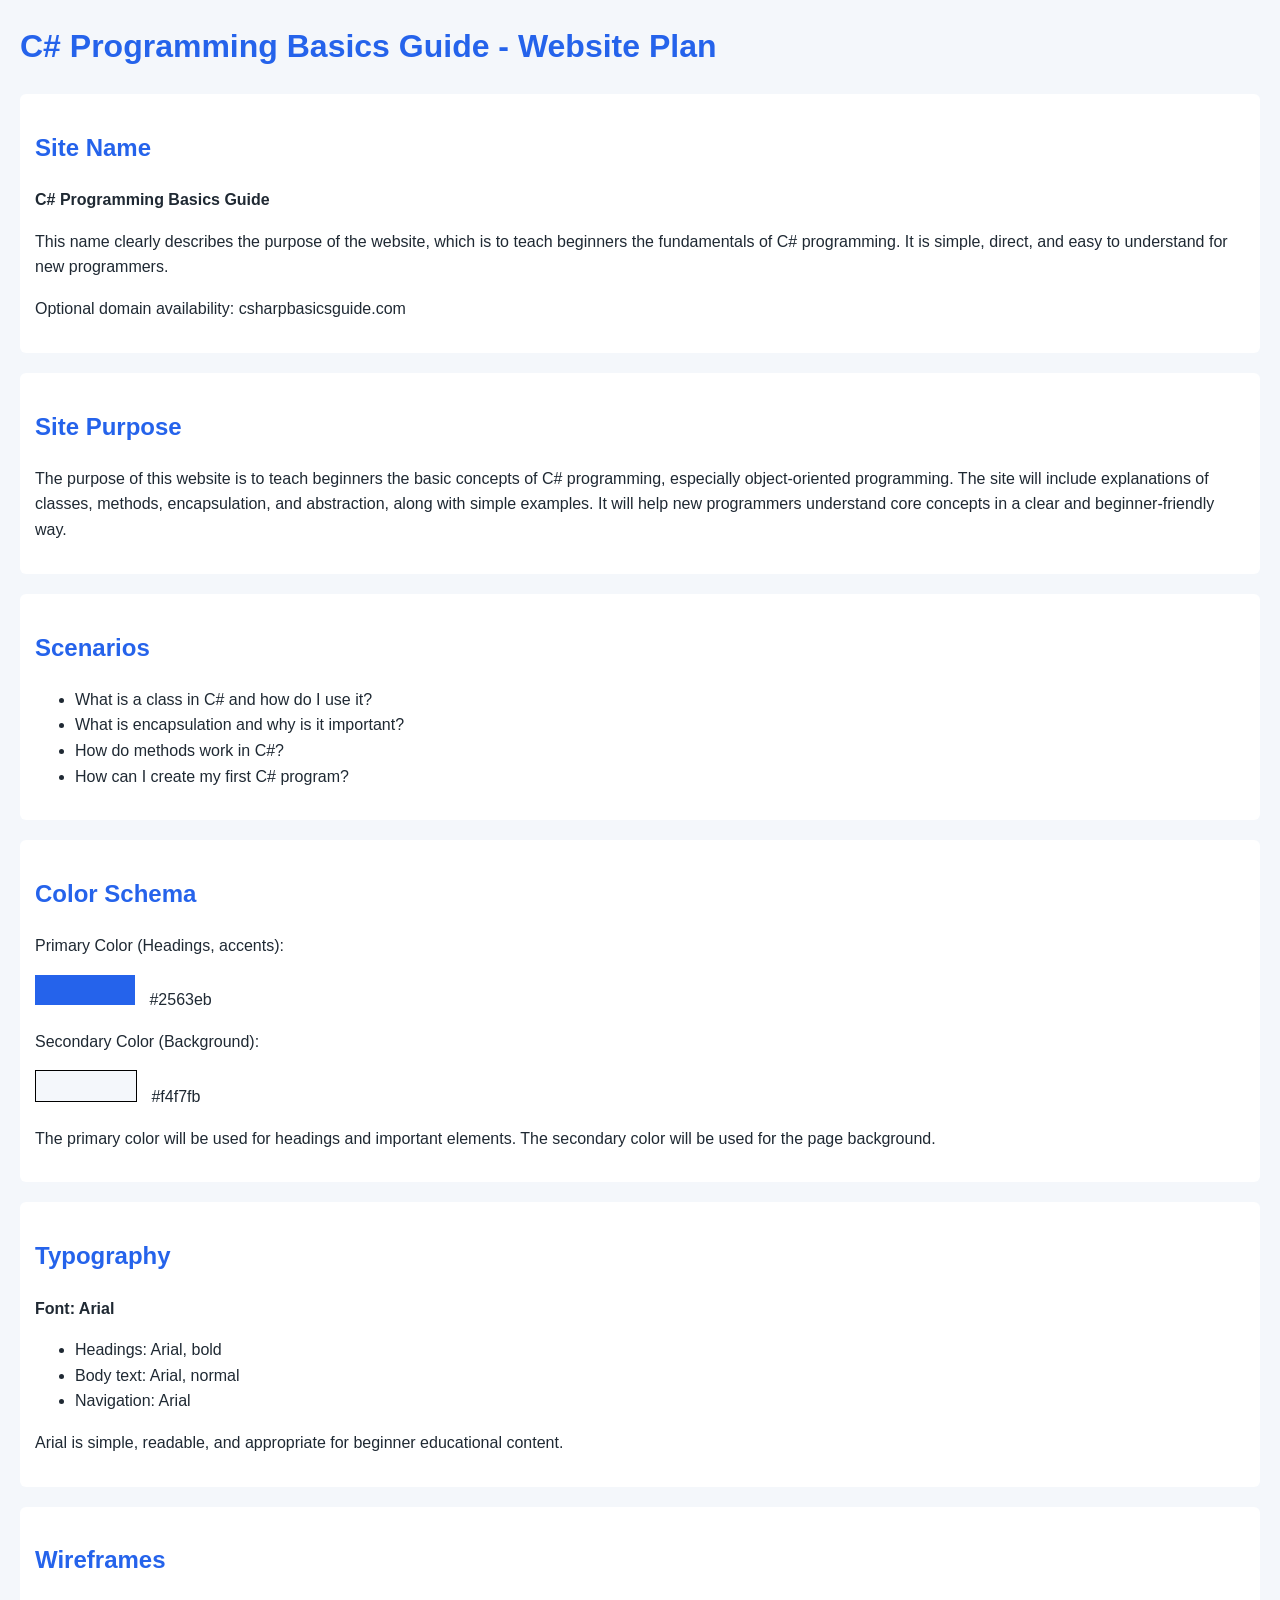
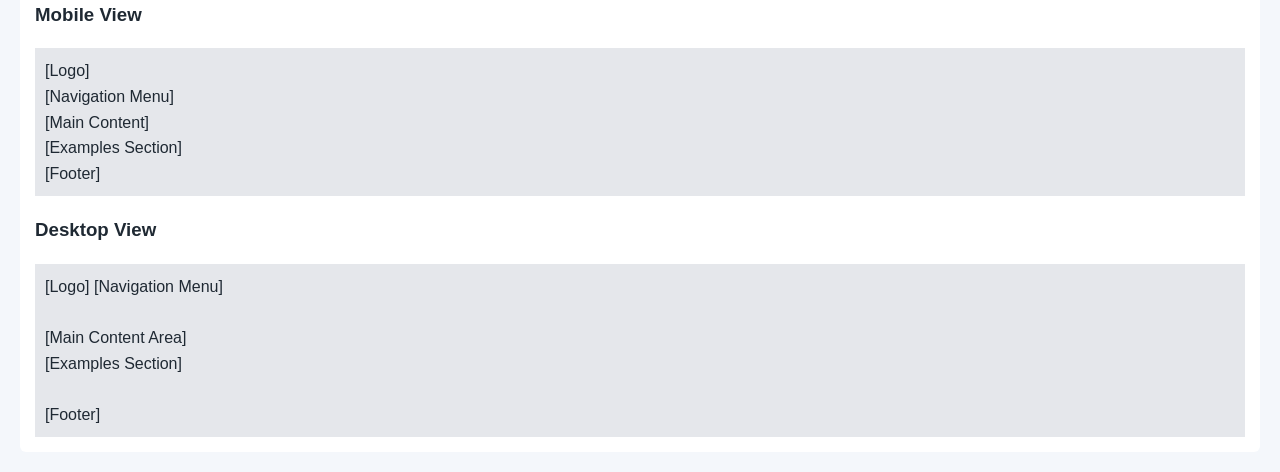
<file: project/siteplan.html>
<!DOCTYPE html>
<html lang="en">
<head>
    <meta charset="UTF-8">
    <meta name="viewport" content="width=device-width, initial-scale=1.0">
    <meta name="description" content="Website plan for a C# Programming Basics Guide that teaches beginners object-oriented programming concepts and examples.">
    <meta name="author" content="Franco Maximiliano Chumba Perez">
    <title>C# Programming Basics Guide - Site Plan</title>
    <link rel="stylesheet" href="styles/site-plan.css">
</head>

<body>
    <h1>C# Programming Basics Guide - Website Plan</h1>
    <section>
        <h2>Site Name</h2>
        <p><strong>C# Programming Basics Guide</strong></p>
        <p>
        This name clearly describes the purpose of the website, which is to teach beginners the fundamentals of C# programming. It is simple, direct, and easy to understand for new programmers.
        </p>
        <p>Optional domain availability: csharpbasicsguide.com</p>
    </section>
    <section>
        <h2>Site Purpose</h2>
        <p>
        The purpose of this website is to teach beginners the basic concepts of C# programming, especially object-oriented programming. The site will include explanations of classes, methods, encapsulation, and abstraction, along with simple examples. It will help new programmers understand core concepts in a clear and beginner-friendly way.
        </p>
    </section>
    <section>
        <h2>Scenarios</h2>
        <ul>
        <li>What is a class in C# and how do I use it?</li>
        <li>What is encapsulation and why is it important?</li>
        <li>How do methods work in C#?</li>
        <li>How can I create my first C# program?</li>
        </ul>
    </section>
    <section>
        <h2>Color Schema</h2>
        <p>Primary Color (Headings, accents):</p>
        <div class="color-box primary"></div>
        #2563eb
        <p>Secondary Color (Background):</p>
        <div class="color-box secondary"></div>
        #f4f7fb
        <p>
        The primary color will be used for headings and important elements. The secondary color will be used for the page background.
        </p>
    </section>
    <section>
        <h2>Typography</h2>
        <p><strong>Font: Arial</strong></p>
        <ul>
        <li>Headings: Arial, bold</li>
        <li>Body text: Arial, normal</li>
        <li>Navigation: Arial</li>
        </ul>
        <p>
        Arial is simple, readable, and appropriate for beginner educational content.
        </p>
    </section>
    <section>
        <h2>Wireframes</h2>
        <h3>Mobile View</h3>
        <div class="wireframe">
        [Logo]<br>
        [Navigation Menu]<br>
        [Main Content]<br>
        [Examples Section]<br>
        [Footer]
        </div>
        <h3>Desktop View</h3>
        <div class="wireframe">
        [Logo] [Navigation Menu]<br><br>
        [Main Content Area]<br>
        [Examples Section]<br><br>
        [Footer]
        </div>
    </section>
</body>
</html>
</file>
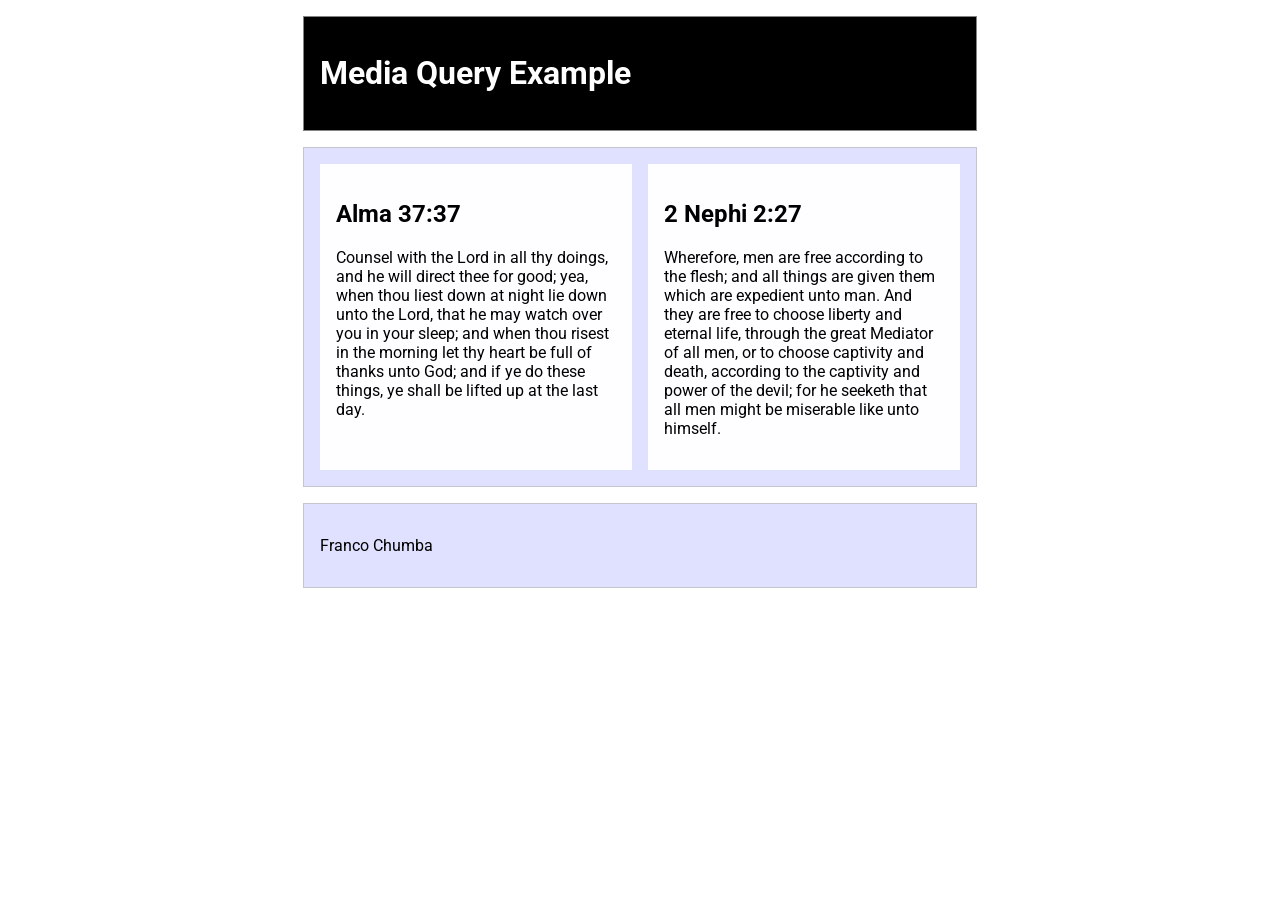
<file: week 02/media-query.html>
<!DOCTYPE html>
<html lang="en">
<head>
    <meta charset="UTF-8">
    <meta name="viewport" content="width=device-width, initial-scale=1.0">
    <title>Document</title>
    <meta name="description" content="">
    <meta name="author" content="">
    <link rel="preconnect" href="https://fonts.googleapis.com">
    <link rel="preconnect" href="https://fonts.gstatic.com" crossorigin>
    <link href="https://fonts.googleapis.com/css2?family=Gravitas+One&family=Roboto:ital,wght@0,100..900;1,100..900&display=swap" rel="stylesheet">
    <link rel="stylesheet" href="styles/media-query.css">
    <link rel="stylesheet" href="styles/media-query-large.css">
</head>
<body>
    <header>
        <h1>Media Query Example</h1>
    </header>
    <main>
        <section>
            <h2>Alma 37:37</h2>
            <p>Counsel with the Lord in all thy doings, and he will direct thee for good; yea, when thou liest down at night lie down unto the Lord, 
                that he may watch over you in your sleep; and when thou risest in the morning let thy heart be full of thanks unto God; 
                and if ye do these things, ye shall be lifted up at the last day.</p>
        </section>
        <section>
            <h2>2 Nephi 2:27</h2>
            <p>Wherefore, men are free according to the flesh; and all things are given them which are expedient unto man. 
                And they are free to choose liberty and eternal life, through the great Mediator of all men, or to choose captivity and death, 
                according to the captivity and power of the devil; for he seeketh that all men might be miserable like unto himself.</p>
        </section>
    </main>
    <footer>
        <p>Franco Chumba</p>
    </footer>
</body>
</html>
</file>
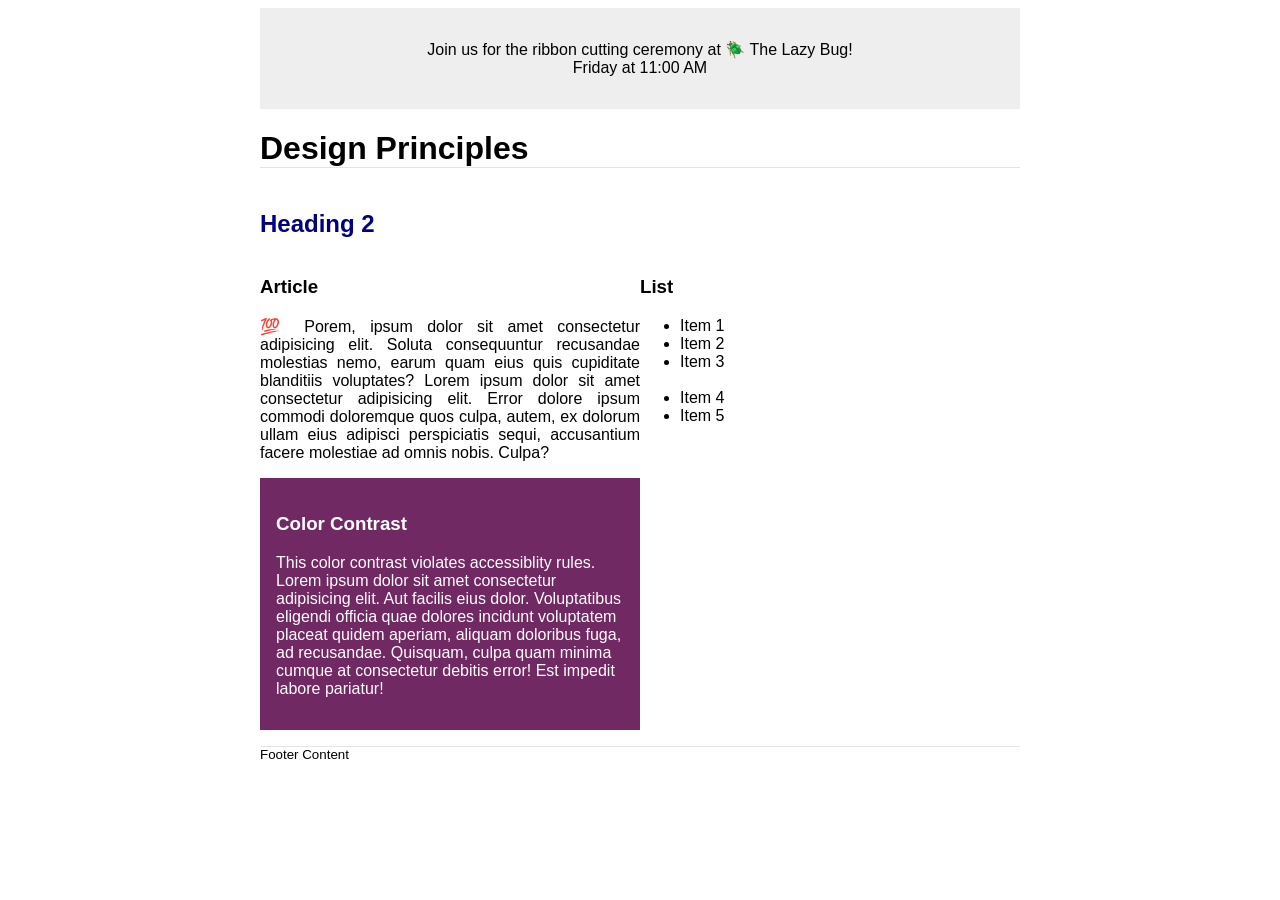
<file: week 03/design.html>
<!DOCTYPE html>
<html lang="en">
<head>
    <meta charset="UTF-8">
    <meta name="viewport" content="width=device-width, initial-scale=1.0">
    <meta name="author" content="Franco Chumba">
    <meta name="description" content="WDD131 Week 03 Activity">
    <link rel="stylesheet" href="styles/design.css">
    <title>WDD131 Week 03 Activity</title>
</head>
<body>
<header>
	<div class="banner">
		<p>Join us for the ribbon cutting ceremony at 🪲 The Lazy Bug!<br>Friday at 11:00 AM</p>
	</div>
	<h1>Design Principles</h1>
</header>
<main>
	<h2>Heading 2</h2>
	<section>
		<h3>Article</h3>
		<article>
			<p>💯 Porem, ipsum dolor sit amet consectetur adipisicing elit. Soluta consequuntur recusandae molestias nemo, earum quam eius quis cupiditate blanditiis voluptates? Lorem ipsum dolor sit amet consectetur adipisicing elit. Error dolore ipsum commodi doloremque quos culpa, autem, ex dolorum ullam eius adipisci perspiciatis sequi, accusantium facere molestiae ad omnis nobis. Culpa?</p>
		</article>
	</section>
	<section>
		<h3>List</h3>
		<ul>
			<li>Item 1</li>
			<li>Item 2</li>
			<li>Item 3<br><br></li>
			<li>Item 4</li>
			<li>Item 5</li>
		</ul>
	</section>
	<div class="callout">
		<h3>Color Contrast</h3>
		<p>This color contrast violates accessiblity rules. Lorem ipsum dolor sit amet consectetur adipisicing elit. Aut facilis eius dolor. Voluptatibus eligendi officia quae dolores incidunt voluptatem placeat quidem aperiam, aliquam doloribus fuga, ad recusandae. Quisquam, culpa quam minima cumque at consectetur debitis error! Est impedit labore pariatur!</p>
	</div>
</main>
<footer>
	Footer Content
</footer>
</body>
</html>
</file>
<file: styles/base.css>
:root {
  --primary-color: #1f3a5f;
  --secondary-color: #f4f4f4;
  --accent-color: #4a90e2;
}

* {
  margin: 0;
  padding: 0;
  box-sizing: border-box;
}

body {
  font-family: "Roboto", sans-serif;
  background-color: var(--secondary-color);
  color: #333;
}

header {
  background-color: var(--primary-color);
  color: white;
  padding: 1rem;
  text-align: center;
}

#course-title {
  display: block;
  font-size: 1.5rem;
  font-weight: 700;
  margin-bottom: 0.5rem;
}

nav {
  display: flex;
  justify-content: center;
  gap: 1rem;
}

nav a {
  color: white;
  text-decoration: none;
  padding: 0.5rem 1rem;
}

nav a:hover {
  background-color: var(--accent-color);
  border-radius: 5px;
}

main {
  max-width: 900px;
  margin: 2rem auto;
  padding: 1rem;
}

main h1 {
  text-align: center;
  margin-bottom: 2rem;
}

.card {
  background-color: white;
  padding: 1rem;
  margin-bottom: 2rem;
  display: grid;
  gap: 1rem;
}

.card img {
  max-width: 100%;
  height: auto;
  border-radius: 4px;
}

footer {
  background-color: var(--primary-color);
  color: white;
  text-align: center;
  padding: 1rem;
}
</file>
<file: project/styles/main.css>
:root {
    --primary-color: #963AAE;
    --secondary-color: #681B7B;
    --third-color: #dc86f1;
    --background-color: #f4f7fb;
    --text-color: #1f2933;
    --card-background: #ffffff;
}

* {
    margin: 0;
    padding: 0;
    box-sizing: border-box;
    font-family: Arial, Helvetica, sans-serif;
}

body {
    font-family: Arial, Helvetica, sans-serif;
    background-color: var(--background-color);
    color: var(--text-color);
}

section {
    margin-bottom: 40px;
}

section h1,
section h3,
section p,
section pre {
    margin-bottom: 1rem;
}

h2 {
    margin-bottom: 1rem;
    text-align: center;
}

.example h2 {
    text-align: left;
}

.examples-section {
    max-width: 900px;
    margin: 40px auto;
    padding: 20px;
}

.example {
    background-color: #ffffff;
    padding: 25px;
    margin-bottom: 30px;
    border-radius: 12px;
    box-shadow: 0 4px 12px rgba(0, 0, 0, 0.08);
    text-align: center;
    transition: transform 0.2s ease, box-shadow 0.2s ease;
}

.example:hover {
    transform: translateY(-3px);
    box-shadow: 0 6px 16px rgba(0, 0, 0, 0.12);
}

.example h3 {
    margin-top: 0;
    margin-bottom: 10px;
    color: #2563eb;
}

.example-description {
    margin-bottom: 18px;
    color: #374151;
    line-height: 1.5;
}

.example label[for="exampleSelector"] {
    font-size: 1.5rem;        
    font-weight: bold;        
    display: block;           
    margin-bottom: 0.5rem;   
}

.example-card {
    display: none;
    background-color: var(--card-background);
    padding: 1rem;
    margin-bottom: 2rem;
    border-radius: 10px;
    box-shadow: 0 4px 12px rgba(0, 0, 0, 0.08);
    text-align: center;
}

.example-card figcaption{
    margin-top: 1rem;
}

.example-card figure {
    margin-top: 1rem;
}

.example-card img {
    max-width: 600px;
    height: auto;
    border-radius: 6px;
}

#exampleSelector {
    font-size: 1rem;
    padding: 0.6rem  1rem;
    border-radius: 6px;
    border: 1px solid #ccc;
    background-color: #fff;
    width: 100%;
    max-width: 400px;
    display: block;
    margin: 0 auto 1rem auto;
    cursor: pointer;
}

pre {
    background-color: #c9c9c9cf;
    padding: 15px;
    border-radius: 5px;
}

code {
    font-size: 15px;
}

header {
    background-color: var(--primary-color);
    color: white;
}

header h1 {
    padding: 15px;
    text-align: center;
}

nav {
    background-color: var(--secondary-color);
}

nav ul {
    display: flex;
    gap: 2rem;
    justify-content: center;
    padding: 15px;
}

nav a {
    color: white;
    text-decoration: none;
}

nav a:hover {
    color: var(--third-color);
    text-decoration: underline;
}

nav a.active {
    color: var(--third-color);
}

main {
    padding: 2rem;
}

main section {
    max-width: 800px;
    margin: 0 auto;
}

.concept {
    background-color: white;
    padding: 2rem;
    border-radius: 8px;
    margin-bottom: 2rem;
}

.card-container {
    display: grid;
    grid-template-columns: repeat(2, 1fr);
    gap: 1rem;
    margin-top: 1rem;
}

.core-concepts h2{
    margin: 1.5rem 1rem 0 1rem;
}

.card,
.hero-section,
form {
    background-color: var(--card-background);
    border-radius: 8px;
    box-shadow: 0 2px 8px rgba(0, 0, 0, 0.05);
}

.card {
    margin-top: 0.8rem;
    margin-bottom: 0.8rem;
    padding: 1rem;
    min-height: 100px;
}

.card h3,
.card p{
    text-align: center;
}

.hero-section {
    padding: 2rem;
}

.reference-list li {
    margin-bottom: 1rem;
}

button {
    background-color: var(--primary-color);
    color: white;
    font-size: 1rem;
    border: none;
    padding: 0.8rem 2rem;
    cursor: pointer;
}

button:hover {
    background-color: var(--secondary-color);
}

.button-container {
    display: flex;
    align-items: center;
    gap: 1rem;
    margin-top: 1rem;
}

.button-container p {
    margin: 0;
}

form {
    padding: 2rem;
    max-width: 500px;
    margin: 2rem auto;
    display: flex;
    flex-direction: column;
    gap: 0.8rem;
}

form label {
    font-weight: bold;
    margin-top: 0.8rem;
}

form input,
form textarea {
    padding: 0.6rem;
    border-radius: 5px;
    border: 1px solid #ccc;
    font-size: 1rem;
    width: 100%;
}

form textarea {
    min-height: 120px;
    resize: vertical;
}

form button {
    margin-top: 1rem;
    align-self: flex-start;
}

#formResponse {
    max-width: 500px;
    margin: 1rem auto;
    padding: 1rem;
    text-align: center;
}

footer {
    text-align: center;
    padding: 1rem;
    background-color: var(--primary-color);
    color: white;
}

footer a {
    color: white;
    text-decoration: none;
}

footer a:hover {
    color: var(--third-color);
    text-decoration: underline;
}

@media (max-width: 600px) {

    main {
        padding: 1.2rem;
    }
    .card-container {
        grid-template-columns: 1fr;
    }
    form {
        padding: 1.5rem;
        margin: 1rem auto;
    }
        .example-card img {
        max-width: 90%;      
        height: auto;        
        margin: 0 auto;      
    }

    .example-card figure {
        margin-bottom: 1rem; 
        text-align: center; 
    }

    .example-card figcaption {
        font-size: 0.8rem;  
    }

    nav ul {
        gap: 0.8rem;       
        justify-content: space-around;
        flex-wrap: wrap;    
    }
    nav a {
        font-size: 0.9rem; 
        padding: 0.4rem 0;
    }
}
</file>
<file: styles/form.css>
* {
box-sizing: border-box;
}

body {

font-family: Arial, Helvetica, sans-serif;

margin: 0;

background-color: #f4f4f4;

color: #333;

}


header {

background-color: #4b004b;

color: white;

text-align: center;

padding: 1rem;

}


main {

max-width: 600px;

margin: auto;

background: white;

padding: 20px;

border-radius: 8px;

}


form {

display: flex;

flex-direction: column;

gap: 15px;

}


label {

font-weight: bold;

}


input,
select,
textarea {

padding: 10px;

font-size: 16px;

width: 100%;

}


fieldset {

border: 1px solid #ccc;

padding: 10px;

}


input[type="submit"] {

background-color: #4b004b;

color: white;

border: none;

cursor: pointer;

font-size: 18px;

}


input[type="submit"]:hover {

background-color: #700070;

}


footer {

background-color: #4b004b;

color: white;

text-align: center;

padding: 1rem;

margin-top: 20px;

}

@media (max-width: 600px)
{

main {

margin: 10px;

}

}
</file>
<file: styles/place.css>
:root {
    --primary: #8F0000;
    --secondary: #4FB0E8;
    --background: #ffffff;
    --text: #000000;
}

body {
    margin: 0;
    font-family: Arial, sans-serif;
    background: var(--background);
    color: var(--text);
}

header, footer {
    text-align: center;
    padding: 1rem;
    background: var(--primary);
    color: white;
}

.hero {
    position: relative;
}

.hero img {
    width: 100%;
    height: auto;
    display: block;
}

main {
    padding: 1rem;
}

.weather-title, .data-title {
    padding: 1rem;
    text-align: center;
    position: static;

}

.weather-icon {
    display: block;
    margin: 0 auto;
    max-width: 60px;
}

.data,
.weather {
    margin-top: 1rem;
    background: var(--background);
    padding: 1rem;
    border-top: 1px solid var(--secondary);
    border-radius: 0px;
    
}

@media (min-width: 700px) {
  
    main {
        display: grid;
        grid-template-columns: 1fr 1fr;
        gap: 1rem;
    }

    .hero {
    grid-column: 1 / -1;
    position: relative;
    }

    .data,
    .weather {
        position: absolute;
        background: rgba(255, 255, 255, 0.85);
        max-width: 300px;
        border-radius: 8px;
        border-top: none;
    }

    .data{
        top: 20px;
        left: 20px;
    }

    .weather {
        bottom: 20px;
        right: 20px;
    }

    .weather-title,
    .data-title {
        padding: 1rem;
        background: var(--secondary);
        border: 2px solid transparent;
        position: relative;
        left: -1.5rem;
        text-align: left;
    }

    .weather-title::after {
        content: " ⛅";
    }

    .weather-icon {
        display: none;
        margin: 0px;
        max-width: 0px;
    }
}
</file>
<file: styles/temples.css>
* {
  box-sizing: border-box;
}

:root {
    --primary-color: #1f2937;
    --secondary-color: #374151;
    --background-color: #ffffff;
    --text-color: #111827;
    --text-light: #ffffff;
}

body {
  font-family: 'Roboto', sans-serif;
  margin: 0;
  background-color: var(--background-color);
  color: var(--text-color)
}

header {
  display: flex;
  align-items: center;
  justify-content: space-between;
  background-color: var(--primary-color);
  color: var(--text-light);
  padding: 1rem;
}

nav {
  display: none;
  flex-direction: column;
}

nav a {
  color: var(--text-light);
  text-decoration: none;
  padding: 0.5rem 0;
}

nav a:hover {
  background-color: var(--secondary-color);
}

#menuBtn {
  font-size: 1.5rem;
  background: none;
  border: none;
  color: #fff;
  cursor: pointer;
}

nav.open {
  display: flex;
}

main {
  max-width: 900px;
  margin: 0 auto;
  padding: 1rem;
}

.gallery {
  display: grid;
  grid-template-columns: 1fr;
  gap: 1rem;
}

.gallery img {
    width: 80%;
    height: 80%;
}

figure {
  margin: 0;
}

img {
  width: 100%;
  display: block;

}

footer {
  text-align: center;
  padding: 1rem;
  background-color: var(--secondary-color);
  color: var(--text-light)
}
</file>
<file: styles/temples-large.css>
@media only screen and (min-width: 32rem) {

  #menuBtn {
    display: none;
  }

  nav {
    display: flex;
    flex-direction: row;
    gap: 1rem;
  }

  .gallery {
    grid-template-columns: repeat(auto-fit, minmax(250px, 1fr));
  }
}
</file>
<file: project/styles/site-plan.css>
body {
    font-family: Arial, sans-serif;
    background-color: #f4f7fb;
    color: #1f2933;
    margin: 20px;
    line-height: 1.6;
}

h1, h2 {
    color: #2563eb;
}

section {
    background-color: white;
    padding: 15px;
    margin-bottom: 20px;
    border-radius: 6px;
}

.color-box {
    width: 100px;
    height: 30px;
    display: inline-block;
    margin-right: 10px;
}

.primary {
    background-color: #2563eb;
}

.secondary {
    background-color: #f4f7fb;
    border: 1px solid black;
}

.wireframe {
    background-color: #e5e7eb;
    padding: 10px;
    margin-top: 10px;
}
</file>
<file: week 02/styles/media-query.css>
body {
    font-family: "Roboto", sans-serif;
}

header, main, footer {
    max-width: 640px;
    margin: 1rem auto;
    border: 1px solid #bbbbbbb5;
    padding: 1rem;
    background-color: #e0e0ff;
}

main {
    display: grid;
    grid-template-columns: 1fr;
    grid-gap: 1rem;
}

section {
    padding: 1rem;
    background-color: rgb(254, 253, 255);

}
</file>
<file: week 02/styles/media-query-large.css>
@media screen and (min-width: 500px) {
    header {
        background-color: black;
        color: white;
    }
    main {
        display: grid;
        grid-template-columns: 1fr 1fr;
    }
}
</file>
<file: week 03/styles/design.css>
body {
	font-family: Roboto, helvetica, sans-serif;
}

header,
main,
footer {
	max-width: 760px;
	margin: 0 auto;
}

.banner {
	padding: 1rem;
	background-color: #eee;
	text-align: center;
}

h1 {
	border-bottom: 1px solid rgba(0, 0, 0, 0.1);
}

main {
	display: grid;
    grid-template-columns: 1fr 1fr;
}

main h2 {
    grid-column: 1 / -1;
}

h2 {
	color: navy;
	text-align: left;
}

article p {
	text-align: justify;
}

.callout {
    padding: 1rem;
	color: #ffffff;
	background-color: #702963;
}

footer {
	margin-top: 1rem;
	border-top: 1px solid rgba(0, 0, 0, 0.1);
	font-size: smaller;
	text-align: left;
}
</file>
